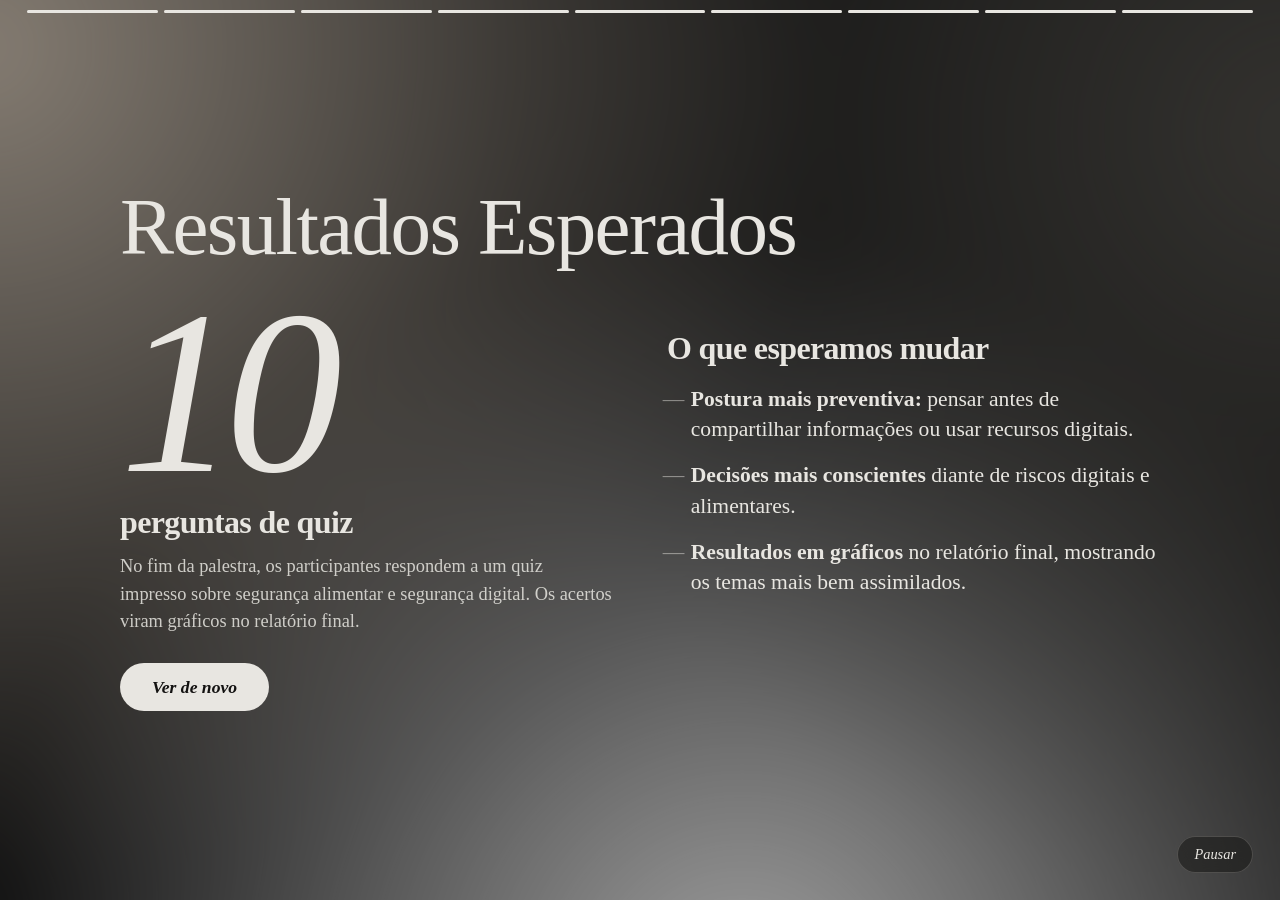
<file: index.html>
<!doctype html>
<html lang="pt-BR">

<head>
  <meta charset="utf-8">
  <meta name="viewport" content="width=device-width, initial-scale=1, viewport-fit=cover">
  <title>Segurança Digital: The Anthology</title>
  <link rel="stylesheet" href="style.css">
</head>

<body>
  <div id="app">
    <div id="bars" aria-hidden="true"></div>

    <!-- 1 capa -->
    <section class="slide" style="--c1:#111111;--c2:#ffffff;--c3:#8c857b;--c4:#2a2928" data-dur="8">
      <div class="wrap cover">
        <div class="lock" aria-hidden="true">
          <div class="ring"></div>
          <div class="ring"></div>
          <div class="ring"></div>
          <div class="sh"></div>
          <div class="body"></div>
        </div>
        <h1 class="r" style="--i:6">Segurança Digital</h1>
        <p class="r" style="--i:8">Prevenção de riscos e proteção de dados no ambiente virtual.</p>
      </div>
    </section>

    <!-- 2 equipe -->
    <section class="slide" style="--c1:#1a1918;--c2:#bfb8ad;--c3:#4a4843;--c4:#111111">
      <div class="wrap gap">
        <h2 class="r" style="--i:0">Equipe</h2>
        <div class="g2">
          <div class="tile glass r" style="--i:1">
            <h3 style="margin-bottom: 2vmin; border-bottom: 1px solid rgba(232,230,225,0.2); padding-bottom: 1.5vmin;">
              Integrantes</h3>
            <ul class="list" style="font-size: 0.9em; gap: 1.2vmin;">
              <li>Adrielson Souza Lima</li>
              <li>Carlos Renan Souza do Nascimento</li>
              <li>Francisca Sandra Helena Teixeira Mesquita</li>
              <li>José Lucas Barros Lima</li>
              <li>Jonas Nascimento Cruz Alves</li>
              <li>Júlia Maria de Souza</li>
              <li>Júlio César Monteiro Guimarães</li>
              <li>Lucas Queiroz de Abreu</li>
              <li>Marcelo Lutierry Cardoso Vasconcelos do Nascimento</li>
            </ul>
          </div>
          <div class="tile solid r" style="--i:2" style="display: flex; align-items: center;">
            <div class="prof" style="display: flex; flex-direction: column; gap: 4vmin;">
              <div><span>Professora Orientadora</span><b>Francélia Maria Almeida Sales</b></div>
              <div><span>Instituição</span><b>Centro Universitário Mauricio de Nassau – Fortaleza</b></div>
              <div><span>Curso e Disciplina</span><b>Análise e Desenvolvimento de Sistemas<br>APIEXT I</b></div>
            </div>
          </div>
        </div>
      </div>
    </section>

    <!-- 3 introdução -->
    <section class="slide" style="--c1:#1f1e1c;--c2:#e8e6e1;--c3:#6b6761;--c4:#0a0a09">
      <div class="wrap gap">
        <h2 class="r" style="--i:0">Muito se fala de segurança alimentar. E a digital?</h2>
        <p class="r" style="--i:2">Sistemas de atendimento, senhas, mensagens e celulares fazem parte da rotina do
          restaurante. Nosso projeto de extensão quer levar o tema ao Coco Bambu, onde já se aborda muito a segurança
          alimentar, para criar também uma cultura de prevenção no mundo digital.</p>
        <div class="setores r" style="--i:3"><span>Administrativo</span><span>Operacional</span><span>Atendimento</span>
        </div>
      </div>
    </section>

    <!-- 4 objetivo -->
    <section class="slide" style="--c1:#151413;--c2:#f5f3ef;--c3:#3a3937;--c4:#8a8680">
      <div class="wrap gap">
        <h2 class="r" style="--i:0">Informar quem está na linha de frente.</h2>
        <p class="r" style="--i:1">Colaboradores de setores selecionados aprendem, em uma única capacitação, a se
          proteger e a proteger a empresa.</p>
        <div class="g2">
          <div class="tile glass lg r" style="--i:2"><span class="ic">🍽️</span>
            <h3>Segurança alimentar</h3>
            <p>Conduzida junto com a equipe de Nutrição do restaurante.</p>
          </div>
          <div class="tile solid lg r" style="--i:3"><span class="ic">🔐</span>
            <h3>Segurança digital</h3>
            <p>Conduzida pela equipe de ADS, com exemplos do dia a dia.</p>
          </div>
        </div>
      </div>
    </section>

    <!-- 5 itens da segurança digital com aviso de sigilo -->
    <section class="slide" style="--c1:#181818;--c2:#cccccc;--c3:#444444;--c4:#ffffff">
      <div class="wrap gap">
        <h2 class="r" style="--i:0">O que vamos abordar em segurança digital</h2>
        <div class="g2">
          <div class="tile glass r" style="--i:1"><span class="ic">💡</span>
            <h3>Conceitos de segurança digital</h3>
            <p>O que é segurança digital e proteção de dados, em linguagem simples.</p>
          </div>
          <div class="tile glass r" style="--i:2"><span class="ic">⚠️</span>
            <h3>Riscos e ameaças digitais</h3>
            <p>Os principais perigos presentes no ambiente profissional.</p>
          </div>
          <div class="tile solid r" style="--i:3;grid-column:1/-1"><span class="ic">🔒</span>
            <h3>Proteção de dados pessoais e profissionais</h3>
            <p>Por que cuidar das informações dos colaboradores e da empresa.</p>
          </div>
        </div>
        <p class="r sm" style="--i:4; text-align: center; margin-top: 4vmin; font-style: italic; opacity: 0.8;">
          <b>Nota:</b> Não teremos acesso a nenhum dado da empresa ou de clientes. O projeto é estritamente educativo,
          com o objetivo apenas de palestrar e orientar sobre o tema.
        </p>
      </div>
    </section>

    <!-- 6 situações com interação -->
    <section class="slide q" style="--c1:#1c1a17;--c2:#e0dbd1;--c3:#2e2c2a;--c4:#999288" data-dur="20">
      <div class="wrap gap">
        <h2 class="r" style="--i:0">Dois temas, o mesmo cuidado</h2>
        <p class="r" style="--i:1; font-style:italic; font-size:0.9em; opacity:0.8">Toque em qualquer situação para
          revelar o motivo escrito à mão.</p>
        <div class="g2">
          <div class="tile glass r" style="--i:2">
            <h3>Situações de segurança alimentar</h3>
            <ul class="list interactive">
              <li
                data-reason="Misturar utensílios causa contaminação cruzada. As bactérias da carne crua passam para os vegetais, podendo causar intoxicação alimentar grave no cliente.">
                Utilizar a mesma tábua e faca para cortar frango cru e fatiar vegetais frescos.</li>
              <li
                data-reason="A temperatura ambiente é o cenário ideal para a proliferação rápida de bactérias. O alimento perde a sua zona de segurança térmica.">
                Deixar pratos prontos esperando na boqueta por muito tempo.</li>
              <li
                data-reason="Sem etiqueta, perde-se o controle da validade. É impossível garantir que o ingrediente ainda está próprio para consumo no turno seguinte.">
                Reaproveitar ingredientes de um turno para o outro sem etiquetagem.</li>
            </ul>
          </div>
          <div class="tile solid r" style="--i:3">
            <h3>Situações de segurança digital</h3>
            <ul class="list interactive">
              <li
                data-reason="Se um hacker descobre a sua senha, ele ganha as 'chaves mestras' para acessar todos os sistemas da empresa de uma só vez.">
                Usar a mesma senha em vários sistemas.</li>
              <li
                data-reason="Qualquer pessoa mal intencionada pode olhar para o papel e acessar dados financeiros ou de clientes usando a sua identidade.">
                Anotar a senha do sistema num papel à vista ou passá-la a colegas.</li>
              <li
                data-reason="Uma vez compartilhada num grupo, perde-se totalmente o controle. A informação pode ser reenviada, guardada ou vazada para fora da empresa sem que perceba.">
                Compartilhar informações da empresa em grupos de mensagens pessoais.</li>
            </ul>
          </div>
        </div>
      </div>
    </section>

    <!-- 7 benefícios -->
    <section class="slide" style="--c1:#141414;--c2:#ffffff;--c3:#555555;--c4:#1a1a1a" data-dur="13">
      <div class="wrap gap">
        <h2 class="r" style="--i:0">Quem ganha com isso</h2>
        <div class="g2">
          <div class="tile glass r" style="--i:1">
            <h3>O Coco Bambu</h3>
            <ul class="list">
              <li><b>Informações da empresa mais protegidas</b> e rotina mais estável.</li>
              <li><b>Equipe mais atenta</b> e preparada para agir.</li>
              <li><b>Alimentos mais seguros</b>, com boas práticas reforçadas junto à Nutrição.</li>
              <li><b>Diagnóstico da equipe:</b> relatório com gráficos que mostra onde investir nos próximos
                treinamentos.</li>
            </ul>
          </div>
          <div class="tile solid r" style="--i:2">
            <h3>Os alunos</h3>
            <ul class="list">
              <li><b>Prática real</b> de planejar e executar uma ação educativa.</li>
              <li><b>Comunicação</b> e apresentação de conteúdo técnico a um público profissional.</li>
              <li><b>Organização</b> e divisão de tarefas em equipe.</li>
              <li><b>Aproximação</b> entre o curso de ADS e a comunidade.</li>
            </ul>
          </div>
        </div>
        <p class="r" style="--i:3">Uma palestra de 40 minutos a 1 hora, com material e quiz organizados pela nossa
          equipe.</p>
      </div>
    </section>

    <!-- 8 prévia do quiz -->
    <section class="slide q" style="--c1:#1a1918;--c2:#e8e6e1;--c3:#8c857b;--c4:#222120" data-dur="45">
      <div class="wrap gap">
        <h2 class="r" style="--i:0">Prévia do quiz: você acerta?</h2>
        <p class="r" style="--i:1">Toque em uma resposta.</p>
        <div class="g2">
          <div class="tile glass qz r" style="--i:2" data-ok="1"
            data-fb="Trocar e higienizar os utensílios evita a contaminação cruzada entre carne crua e alimentos prontos ou vegetais.">
            <h3>Segurança alimentar</h3>
            <p>Ao terminar de cortar um frango cru e precisar fatiar tomates, o que você faz?</p>
            <button class="opt">Uso a mesma tábua e limpo a faca num pano</button><button class="opt">Lavo e troco a
              tábua e a faca antes de continuar</button><button class="opt">Passo uma água rápida nos vegetais e
              corto</button>
            <p class="fb sm"></p>
          </div>
          <div class="tile solid qz r" style="--i:3" data-ok="1"
            data-fb="Uma senha é como uma escova de dentes: não se partilha com os colegas e deve estar bem guardada.">
            <h3>Segurança digital</h3>
            <p>Qual é a prática correta em relação à sua senha do sistema?</p>
            <button class="opt">Anotar num post-it colado no monitor para não esquecer</button><button class="opt">Criar
              uma senha forte e nunca compartilhar com os colegas</button><button class="opt">Usar a mesma senha para
              facilitar o trabalho</button>
            <p class="fb sm"></p>
          </div>
        </div>
      </div>
    </section>

    <!-- 9 resultados esperados -->
    <section class="slide q" style="--c1:#111111;--c2:#d3c5b4;--c3:#4a4843;--c4:#ffffff" data-dur="14">
      <div class="wrap gap">
        <h2 class="r" style="--i:0">Resultados Esperados</h2>
        <div class="res">
          <div class="r" style="--i:1">
            <div class="big">10</div>
            <h3 style="margin-top:1.5vmin">perguntas de quiz</h3>
            <p class="sm" style="margin-top:1.5vmin">No fim da palestra, os participantes respondem a um quiz impresso
              sobre segurança alimentar e segurança digital. Os acertos viram gráficos no relatório final.</p>
          </div>
          <div class="r" style="--i:2">
            <h3 style="margin-bottom:2vmin">O que esperamos mudar</h3>
            <ul class="list">
              <li><b>Postura mais preventiva:</b> pensar antes de compartilhar informações ou usar recursos digitais.
              </li>
              <li><b>Decisões mais conscientes</b> diante de riscos digitais e alimentares.</li>
              <li><b>Resultados em gráficos</b> no relatório final, mostrando os temas mais bem assimilados.</li>
            </ul>
          </div>
        </div>
        <button id="again" class="r" style="--i:3">Ver de novo</button>
      </div>
    </section>

    <button class="zone prev" aria-label="Slide anterior"></button>
    <button class="zone next" aria-label="Próximo slide"></button>
    <button id="ctl" aria-label="Pausar ou continuar">Pausar</button>

    <!-- Janela Modal da Máquina de Escrever -->
    <div id="tw-modal" class="tw-modal" aria-hidden="true">
      <div class="tw-card">
        <div class="tw-close">✕</div>
        <div class="tw-content">
          <span id="tw-text"></span><span id="tw-quill">✒️</span>
        </div>
      </div>
    </div>

  </div>
  <script src="script.js"></script>
</body>

</html>
</file>
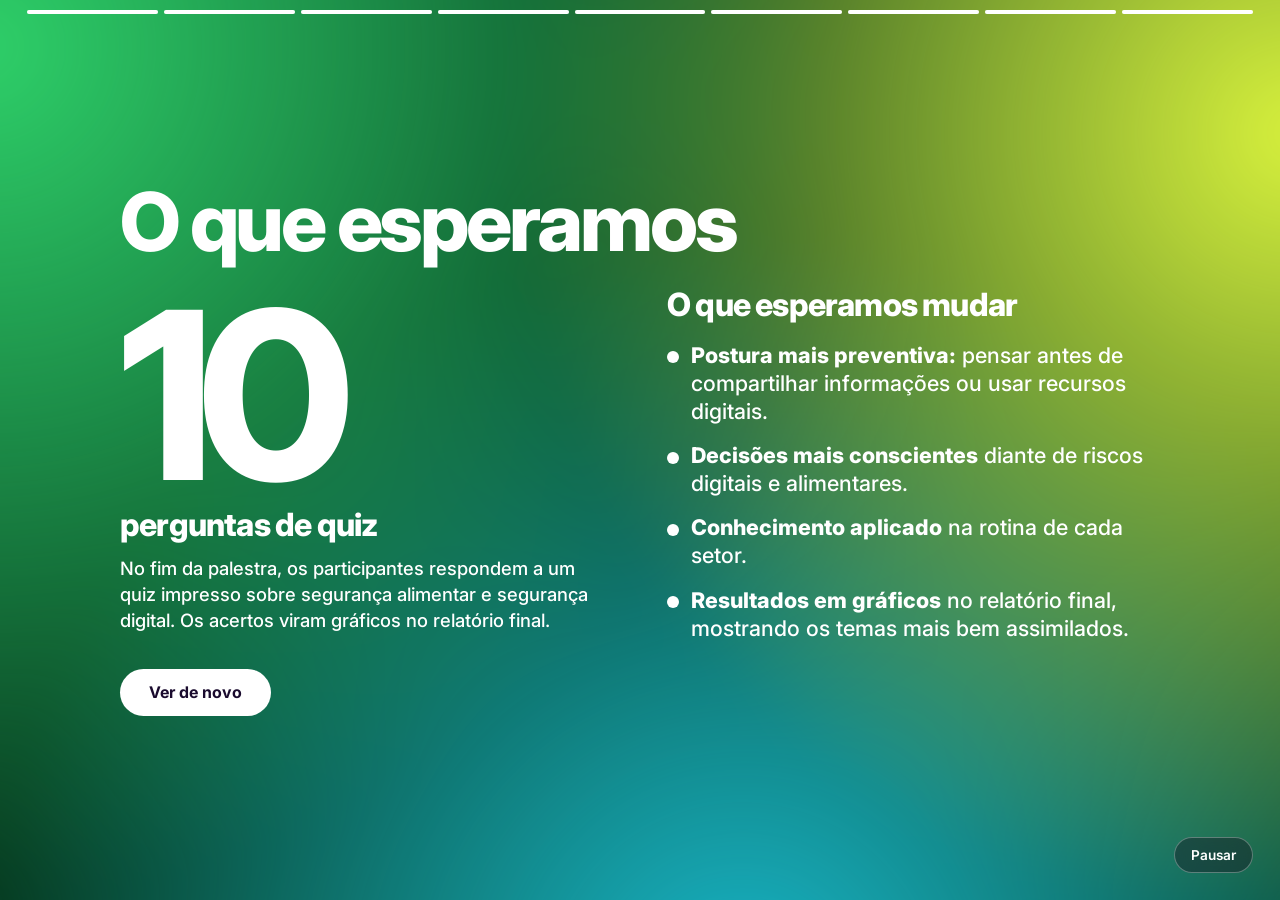
<file: retrospectiva-seguranca-digital.html>
<!doctype html>
<html lang="pt-BR">
<head>
<meta charset="utf-8">
<meta name="viewport" content="width=device-width, initial-scale=1, viewport-fit=cover">
<title>Segurança Digital: Replay</title>
<link href="https://fonts.googleapis.com/css2?family=Inter:wght@400;500;600;800&display=swap" rel="stylesheet">
<style>
:root{--f:-apple-system,BlinkMacSystemFont,"SF Pro Display","Inter","Segoe UI",system-ui,sans-serif}
*{box-sizing:border-box}
html,body{height:100%;margin:0;background:#12000a;color:#fff;font-family:var(--f);overflow:hidden;-webkit-font-smoothing:antialiased}
#app{position:fixed;inset:0}
.slide{position:absolute;inset:0;display:flex;flex-direction:column;overflow-x:hidden;overflow-y:auto;
 padding:calc(9vmin + env(safe-area-inset-top,0px)) 8vmin calc(9vmin + env(safe-area-inset-bottom,0px));
 background:var(--c1);opacity:0;visibility:hidden;transition:opacity .6s,visibility .6s}
.slide.on{opacity:1;visibility:visible}
.mesh{position:fixed;inset:0;overflow:hidden;z-index:0;pointer-events:none}
.mesh i{position:absolute;inset:-30%;filter:blur(24px);
 background:radial-gradient(circle at 18% 22%,var(--c2) 0,transparent 42%),radial-gradient(circle at 82% 28%,var(--c3) 0,transparent 40%),radial-gradient(circle at 55% 88%,var(--c4) 0,transparent 45%)}
.on .mesh i{animation:drift 16s ease-in-out infinite alternate}
@keyframes drift{to{transform:rotate(14deg) scale(1.12) translate(3%,-3%)}}
.wrap{width:100%;max-width:1040px;margin:auto;position:relative;z-index:2}
h1,h2,h3{margin:0;font-weight:800;letter-spacing:-.04em;line-height:.95}
h1{font-size:clamp(3.2rem,15vmin,10rem);line-height:.9}
h2{font-size:clamp(2.2rem,9vmin,5.8rem)}
h3{font-size:clamp(1.2rem,3.6vmin,2rem);line-height:1.08;letter-spacing:-.025em}
p{margin:0;font-size:clamp(1.05rem,3vmin,1.6rem);line-height:1.4;font-weight:500}
.sm{font-size:clamp(.9rem,2.2vmin,1.15rem)}
.gap>*+*{margin-top:3vmin}
.r{opacity:0;transform:translateY(40px) scale(.96)}
.on .r{animation:up .8s cubic-bezier(.34,1.56,.64,1) forwards;animation-delay:calc(var(--i,0)*.13s + .15s)}
@keyframes up{to{opacity:1;transform:none}}

/* vidro e cartões */
.glass{background:rgba(20,0,20,.3);-webkit-backdrop-filter:blur(22px) saturate(1.4);backdrop-filter:blur(22px) saturate(1.4);border:1px solid rgba(255,255,255,.22)}
.solid{background:#fff;color:#1a0b2e}
.tile{padding:3.2vmin;border-radius:3.2vmin}
.tile h3{margin-bottom:1.2vmin}
.tile.lg h3{font-size:clamp(1.6rem,6vmin,3.4rem)}
.tile p{font-size:clamp(.9rem,2.2vmin,1.15rem)}
.ic{display:grid;place-items:center;width:7vmin;height:7vmin;min-width:44px;min-height:44px;border-radius:50%;background:rgba(127,127,127,.2);font-size:clamp(1.4rem,3.6vmin,2rem);margin-bottom:1.8vmin}
.g2{display:grid;grid-template-columns:repeat(2,1fr);gap:2vmin}
@media (max-width:640px){.g2{grid-template-columns:1fr}}

/* barra de progresso e controles */
#bars{position:fixed;top:calc(env(safe-area-inset-top,0px) + 10px);left:3vmin;right:3vmin;display:flex;gap:6px;z-index:10;pointer-events:none;color:#fff}
.bar{flex:1;height:4px;position:relative;border-radius:2px;overflow:hidden}
.bar::before{content:"";position:absolute;inset:0;background:currentColor;opacity:.3}
.bar i{display:block;position:relative;height:100%;width:0;background:currentColor}
.bar.done i{width:100%}
.bar.cur i{animation:fill var(--dur,10s) linear forwards}
#app.paused .bar.cur i{animation-play-state:paused}
@keyframes fill{to{width:100%}}
.zone{position:fixed;top:0;bottom:0;border:0;background:transparent;z-index:5;cursor:pointer}
.zone.prev{left:0;width:30%}.zone.next{right:0;width:70%}
#ctl{position:fixed;right:3vmin;bottom:calc(3vmin + env(safe-area-inset-bottom,0px));z-index:11;color:#fff;background:rgba(20,0,20,.35);
 -webkit-backdrop-filter:blur(14px);backdrop-filter:blur(14px);border:1px solid rgba(255,255,255,.3);font:600 .85rem var(--f);padding:.55rem 1rem;border-radius:99px;cursor:pointer}
button:focus-visible{outline:3px solid #fff;outline-offset:3px}
.q .wrap{z-index:6}

/* 1 capa */
.lock{position:relative;width:20vmin;height:24vmin;margin:0 auto 5vmin}
.lock .body{position:absolute;bottom:0;left:0;right:0;height:15vmin;background:#fff;border-radius:2.4vmin;z-index:2}
.lock .body::after{content:"";position:absolute;left:50%;top:4vmin;width:2.6vmin;height:4.6vmin;transform:translateX(-50%);background:var(--c1);border-radius:1.3vmin 1.3vmin .6vmin .6vmin}
.lock .sh{position:absolute;left:3.5vmin;right:3.5vmin;top:0;height:16vmin;border:2.4vmin solid #fff;border-bottom:0;border-radius:7vmin 7vmin 0 0;transform:translateY(-4.5vmin);z-index:1}
.on .lock .sh{animation:close 1.1s .6s cubic-bezier(.6,0,.2,1) forwards}
.on .lock .body{animation:clack .4s 1.6s}
@keyframes close{to{transform:none}}
@keyframes clack{50%{transform:scale(1.08)}}
.ring{position:absolute;left:50%;top:50%;width:20vmin;height:20vmin;margin:-10vmin 0 0 -10vmin;border:.5vmin solid #fff;border-radius:50%;opacity:0}
.on .ring{animation:ping 3s 1.7s infinite ease-out}
.on .ring:nth-child(2){animation-delay:2.4s}.on .ring:nth-child(3){animation-delay:3.1s}
@keyframes ping{0%{transform:scale(.6);opacity:.9}100%{transform:scale(5);opacity:0}}
.cover{text-align:center}
.cover p{max-width:34ch;margin:3vmin auto 0}

/* 2 equipe */
.names{display:grid;grid-template-columns:repeat(auto-fit,minmax(min(100%,270px),1fr));gap:1vmin 3vmin;padding:3vmin;border-radius:3.2vmin;font-size:clamp(.95rem,2.4vmin,1.3rem);font-weight:500}
.prof{display:flex;flex-wrap:wrap;gap:1vmin 5vmin}
.prof b{display:block;font-size:clamp(1.2rem,3.4vmin,1.9rem);letter-spacing:-.02em}
.prof span{opacity:.8}

/* 3 intro */
.setores{display:flex;flex-wrap:wrap;gap:1.2vmin}
.setores span{background:rgba(20,0,20,.3);-webkit-backdrop-filter:blur(14px);backdrop-filter:blur(14px);border:1px solid rgba(255,255,255,.3);border-radius:99px;padding:.5em 1.1em;font-weight:600;font-size:clamp(.9rem,2.3vmin,1.2rem)}

/* listas, resultado e quiz */
.big{font-size:clamp(5rem,26vmin,16rem);font-weight:800;letter-spacing:-.07em;line-height:.85}
.res{display:flex;flex-wrap:wrap;gap:4vmin 6vmin;align-items:center}
.res>div{flex:1 1 280px}
.list{list-style:none;margin:0;padding:0;display:grid;gap:1.8vmin}
.list li{font-size:clamp(1rem,2.5vmin,1.35rem);line-height:1.3;padding-left:1.1em;position:relative;font-weight:500}
.list li::before{content:"";position:absolute;left:0;top:.5em;width:.55em;height:.55em;border-radius:50%;background:currentColor}
.list b{font-weight:800}
.opt{display:block;width:100%;text-align:left;margin-top:1.2vmin;padding:1.5vmin 2.2vmin;font:600 clamp(.9rem,2.2vmin,1.15rem) var(--f);color:inherit;background:rgba(255,255,255,.12);border:1.5px solid rgba(255,255,255,.5);border-radius:99px;cursor:pointer;transition:transform .15s,background .2s}
.solid .opt{background:rgba(26,11,46,.06);border-color:rgba(26,11,46,.35)}
.opt:hover{transform:translateX(.8vmin)}
.qz.done .opt{pointer-events:none}
.opt.ok{background:#1fbf6a;border-color:#1fbf6a;color:#fff}
.opt.no{background:#ff453a;border-color:#ff453a;color:#fff}
.fb{margin-top:1.5vmin;min-height:2.8em;font-weight:600}
#again{margin-top:3vmin;background:#fff;color:#1a0b2e;border:0;border-radius:99px;font:700 1rem var(--f);padding:.85rem 1.8rem;cursor:pointer}
.cf{position:fixed;width:9px;height:14px;border-radius:2px;z-index:30;pointer-events:none}

@media (prefers-reduced-motion:reduce){
 .r{opacity:1;transform:none;animation:none!important}
 .on .mesh i,.on .lock .sh,.on .ring{animation:none}
 .on .lock .sh{transform:none}
}

</style>
</head>
<body>
<div id="app">
<div id="bars" aria-hidden="true"></div>

<!-- 1 capa -->
<section class="slide" style="--c1:#3a0620;--c2:#fa2d48;--c3:#ff7a30;--c4:#b02bd9" data-dur="8">
 <div class="wrap cover">
  <div class="lock" aria-hidden="true"><div class="ring"></div><div class="ring"></div><div class="ring"></div><div class="sh"></div><div class="body"></div></div>
  <h1 class="r" style="--i:6">Segurança Digital</h1>
  <p class="r" style="--i:8">Prevenção de riscos e proteção de dados no ambiente virtual.</p>
 </div>
</section>

<!-- 2 equipe -->
<section class="slide" style="--c1:#0c1d4a;--c2:#2f6bff;--c3:#19c6e6;--c4:#8a3ffc">
 <div class="wrap gap">
  <h2 class="r" style="--i:0">[Nome da equipe]</h2>
  <div class="names glass r" style="--i:1">
   <span>Adrielson Souza Lima</span><span>Carlos Renan Souza do Nascimento</span><span>Francisca Sandra Helena Teixeira Mesquita</span>
   <span>José Lucas Barros Lima</span><span>Jonas Nascimento Cruz Alves</span><span>Júlia Maria de Souza</span>
   <span>Júlio César Monteiro Guimarães</span><span>Lucas Queiroz de Abreu</span><span>Marcelo Lutierry Cardoso Vasconcelos do Nascimento</span>
  </div>
  <div class="prof r" style="--i:2">
   <div><span>Professora</span><b>[Nome da professora]</b></div>
   <div><span>Universidade</span><b>Centro Universitário Mauricio de Nassau – Fortaleza</b></div>
   <div><span>Curso e disciplina</span><b>Análise e Desenvolvimento de Sistemas, APIEXT I</b></div>
  </div>
 </div>
</section>

<!-- 3 introdução -->
<section class="slide" style="--c1:#0b3b34;--c2:#1fd1a0;--c3:#2f8cff;--c4:#8a3ffc">
 <div class="wrap gap">
  <h2 class="r" style="--i:0">Muito se fala de segurança alimentar. E a digital?</h2>
  <p class="r" style="--i:2">Sistemas de atendimento, senhas, mensagens e celulares fazem parte da rotina do restaurante. Nosso projeto de extensão quer levar o tema ao Coco Bambu, onde já se aborda muito a segurança alimentar, para criar também uma cultura de prevenção no mundo digital.</p>
  <div class="setores r" style="--i:3"><span>Administrativo</span><span>Operacional</span><span>Atendimento</span></div>
 </div>
</section>

<!-- 4 objetivo -->
<section class="slide" style="--c1:#4a1205;--c2:#ff8a1f;--c3:#fa2d48;--c4:#ffc93c">
 <div class="wrap gap">
  <h2 class="r" style="--i:0">Informar quem está na linha de frente.</h2>
  <p class="r" style="--i:1">Colaboradores de setores selecionados aprendem, em uma única capacitação, a se proteger e a proteger a empresa.</p>
  <div class="g2">
   <div class="tile glass lg r" style="--i:2"><span class="ic">🍽️</span><h3>Segurança alimentar</h3><p>Conduzida junto com a equipe de Nutrição do restaurante.</p></div>
   <div class="tile solid lg r" style="--i:3"><span class="ic">🔐</span><h3>Segurança digital</h3><p>Conduzida pela equipe de ADS, com exemplos do dia a dia.</p></div>
  </div>
 </div>
</section>

<!-- 5 itens da segurança digital -->
<section class="slide" style="--c1:#2a0a4a;--c2:#9b4dff;--c3:#ff4fa3;--c4:#3d7bff">
 <div class="wrap gap">
  <h2 class="r" style="--i:0">O que vamos abordar em segurança digital</h2>
  <div class="g2">
   <div class="tile glass r" style="--i:1"><span class="ic">💡</span><h3>Conceitos de segurança digital</h3><p>O que é segurança digital e proteção de dados, em linguagem simples.</p></div>
   <div class="tile glass r" style="--i:2"><span class="ic">⚠️</span><h3>Riscos e ameaças digitais</h3><p>Os principais perigos presentes no ambiente profissional.</p></div>
   <div class="tile solid r" style="--i:3;grid-column:1/-1"><span class="ic">🔒</span><h3>Proteção de dados pessoais e profissionais</h3><p>Por que cuidar das informações dos colaboradores e da empresa.</p></div>
  </div>
 </div>
</section>

<!-- 6 situações -->
<section class="slide" style="--c1:#1b0b3a;--c2:#ff4f8b;--c3:#ffb23d;--c4:#7a3dff" data-dur="13">
 <div class="wrap gap">
  <h2 class="r" style="--i:0">Dois temas, o mesmo cuidado</h2>
  <div class="g2">
   <div class="tile glass r" style="--i:1"><h3>Situações de segurança alimentar</h3><ul class="list">
    <li>Conferir a validade e a temperatura de armazenamento dos alimentos.</li>
    <li>Lavar as mãos antes de manipular os alimentos.</li>
    <li>Separar alimentos crus e cozidos para evitar contaminação cruzada.</li>
    <li>Fechar bem a câmara fria e as embalagens depois de usar.</li></ul></div>
   <div class="tile solid r" style="--i:2"><h3>Situações de segurança digital</h3><ul class="list">
    <li>Usar a mesma senha em vários sistemas.</li>
    <li>Anotar a senha do sistema em um papel à vista ou passá-la a colegas.</li>
    <li>Compartilhar informações da empresa em grupos de mensagens pessoais.</li>
    <li>Deixar o sistema aberto e o computador desbloqueado ao se afastar.</li></ul></div>
  </div>
  <p class="r" style="--i:3">Nos dois casos, um pequeno descuido pode gerar um grande problema.</p>
 </div>
</section>

<!-- 7 benefícios -->
<section class="slide" style="--c1:#5a0a1c;--c2:#ff3d5a;--c3:#ff9a3d;--c4:#c43dff" data-dur="13">
 <div class="wrap gap">
  <h2 class="r" style="--i:0">Quem ganha com isso</h2>
  <div class="g2">
   <div class="tile glass r" style="--i:1"><h3>O Coco Bambu</h3><ul class="list">
    <li><b>Informações da empresa mais protegidas</b> e rotina mais estável.</li>
    <li><b>Equipe mais atenta</b> e preparada para agir.</li>
    <li><b>Alimentos mais seguros</b>, com boas práticas reforçadas junto à Nutrição.</li>
    <li><b>Diagnóstico da equipe:</b> relatório com gráficos que mostra onde investir nos próximos treinamentos.</li></ul></div>
   <div class="tile solid r" style="--i:2"><h3>Os alunos</h3><ul class="list">
    <li><b>Prática real</b> de planejar e executar uma ação educativa.</li>
    <li><b>Comunicação</b> e apresentação de conteúdo técnico a um público profissional.</li>
    <li><b>Organização</b> e divisão de tarefas em equipe.</li>
    <li><b>Aproximação</b> entre o curso de ADS e a comunidade.</li></ul></div>
  </div>
  <p class="r" style="--i:3">Uma palestra de 40 minutos, com material e quiz organizados pela nossa equipe.</p>
 </div>
</section>

<!-- 8 prévia do quiz -->
<section class="slide q" style="--c1:#0a1f5c;--c2:#3d7bff;--c3:#21d4fd;--c4:#ff4fa3" data-dur="45">
 <div class="wrap gap">
  <h2 class="r" style="--i:0">Prévia do quiz: você acerta?</h2>
  <p class="r" style="--i:1">Toque em uma resposta.</p>
  <div class="g2">
   <div class="tile glass qz r" style="--i:2" data-ok="1" data-fb="Embalada, na prateleira de baixo, o líquido não pinga sobre outros alimentos."><h3>Segurança alimentar</h3><p>Como guardar carne crua na geladeira?</p>
    <button class="opt">Sobre os alimentos prontos</button><button class="opt">Embalada, na prateleira de baixo</button><button class="opt">Solta, em qualquer lugar</button><p class="fb sm"></p></div>
   <div class="tile solid qz r" style="--i:3" data-ok="1" data-fb="Bloquear a tela ou sair do sistema evita que outras pessoas vejam ou usem as informações da empresa."><h3>Segurança digital</h3><p>Você vai se afastar do computador. O que fazer?</p>
    <button class="opt">Deixar como está, volto já</button><button class="opt">Bloquear a tela ou sair do sistema</button><button class="opt">Pedir a um colega para ficar de olho</button><p class="fb sm"></p></div>
  </div>
 </div>
</section>

<!-- 9 resultado esperado -->
<section class="slide q" style="--c1:#063a1f;--c2:#2fd16a;--c3:#d9f23d;--c4:#19b6c9" data-dur="14">
 <div class="wrap gap">
  <h2 class="r" style="--i:0">O que esperamos</h2>
  <div class="res">
   <div class="r" style="--i:1">
    <div class="big">10</div>
    <h3 style="margin-top:1.5vmin">perguntas de quiz</h3>
    <p class="sm" style="margin-top:1.5vmin">No fim da palestra, os participantes respondem a um quiz impresso sobre segurança alimentar e segurança digital. Os acertos viram gráficos no relatório final.</p>
   </div>
   <div class="r" style="--i:2">
    <h3 style="margin-bottom:2vmin">O que esperamos mudar</h3>
    <ul class="list">
     <li><b>Postura mais preventiva:</b> pensar antes de compartilhar informações ou usar recursos digitais.</li>
     <li><b>Decisões mais conscientes</b> diante de riscos digitais e alimentares.</li>
     <li><b>Conhecimento aplicado</b> na rotina de cada setor.</li>
     <li><b>Resultados em gráficos</b> no relatório final, mostrando os temas mais bem assimilados.</li>
    </ul>
   </div>
  </div>
  <button id="again" class="r" style="--i:3">Ver de novo</button>
 </div>
</section>

<button class="zone prev" aria-label="Slide anterior"></button>
<button class="zone next" aria-label="Próximo slide"></button>
<button id="ctl" aria-label="Pausar ou continuar">Pausar</button>
</div>
<script>
(function(){
 var app=document.getElementById('app'),slides=[].slice.call(document.querySelectorAll('.slide')),
 barsEl=document.getElementById('bars'),ctl=document.getElementById('ctl'),bars=[],cur=-1,
 reduce=window.matchMedia('(prefers-reduced-motion:reduce)').matches;

 slides.forEach(function(s){
  var m=document.createElement('div');m.className='mesh';m.appendChild(document.createElement('i'));s.insertBefore(m,s.firstChild);
  var b=document.createElement('div');b.className='bar';b.appendChild(document.createElement('i'));barsEl.appendChild(b);bars.push(b);
 });

 function go(n){
  n=Math.max(0,Math.min(slides.length-1,n));
  if(n===cur)return;
  cur=n;
  slides.forEach(function(s,k){s.classList.toggle('on',k===n)});
  bars.forEach(function(b,k){
   b.classList.remove('cur');b.classList.toggle('done',k<n);
   if(k===n){b.style.setProperty('--dur',(slides[n].dataset.dur||10)+'s');void b.offsetWidth;b.classList.add('cur')}
  });
  if(n===slides.length-1)setTimeout(function(){if(cur===slides.length-1)burst(innerWidth/2,innerHeight/3)},700);
 }

 function burst(x,y){
  if(reduce)return;
  var cs=['#fa2d48','#ff9a3d','#ffd23f','#fff','#9b4dff'];
  for(var i=0;i<24;i++){
   var s=document.createElement('i');s.className='cf';s.style.left=x+'px';s.style.top=y+'px';s.style.background=cs[i%5];
   document.body.appendChild(s);
   var a=Math.random()*6.28,d=60+Math.random()*140;
   s.animate([{transform:'translate(0,0) rotate(0)',opacity:1},
    {transform:'translate('+Math.cos(a)*d+'px,'+(Math.sin(a)*d+90)+'px) rotate('+Math.random()*720+'deg)',opacity:0}],
    {duration:900+Math.random()*500,easing:'cubic-bezier(.2,.7,.3,1)'}).onfinish=(function(e){return function(){e.remove()}})(s);
  }
 }

 bars.forEach(function(b,k){b.firstChild.addEventListener('animationend',function(){if(k===cur&&k<slides.length-1)go(k+1)})});
 document.querySelector('.zone.next').onclick=function(){go(cur+1)};
 document.querySelector('.zone.prev').onclick=function(){go(cur-1)};
 document.getElementById('again').onclick=function(){cur=-1;go(0)};
 ctl.onclick=function(){var p=app.classList.toggle('paused');ctl.textContent=p?'Continuar':'Pausar'};
 document.addEventListener('keydown',function(e){
  if(e.key==='ArrowRight'||e.key==='PageDown'){go(cur+1)}
  else if(e.key==='ArrowLeft'||e.key==='PageUp'){go(cur-1)}
  else if(e.key==='p'||e.key==='P'){ctl.click()}
 });

 [].forEach.call(document.querySelectorAll('.qz'),function(q){
  var o=q.querySelectorAll('.opt');
  [].forEach.call(o,function(b,k){
   b.onclick=function(){
    if(q.classList.contains('done'))return;
    q.classList.add('done');
    var ok=+q.dataset.ok;
    b.classList.add(k===ok?'ok':'no');o[ok].classList.add('ok');
    q.querySelector('.fb').textContent=(k===ok?'Acertou! ':'Quase! ')+q.dataset.fb;
    if(k===ok){var r=b.getBoundingClientRect();burst(r.left+r.width/2,r.top)}
   };
  });
 });
 go(0);
})();

</script>
</body>
</html>
</file>
<file: style.css>
:root {
    --f: Georgia, "Times New Roman", serif, system-ui
}

* {
    box-sizing: border-box
}

html,
body {
    height: 100%;
    margin: 0;
    background: #131211;
    color: #e8e6e1;
    font-family: var(--f);
    overflow: hidden;
    -webkit-font-smoothing: antialiased
}

#app {
    position: fixed;
    inset: 0
}

.slide {
    position: absolute;
    inset: 0;
    display: flex;
    flex-direction: column;
    overflow-x: hidden;
    overflow-y: auto;
    padding: calc(9vmin + env(safe-area-inset-top, 0px)) 8vmin calc(9vmin + env(safe-area-inset-bottom, 0px));
    background: var(--c1);
    opacity: 0;
    visibility: hidden;
    transition: opacity .6s, visibility .6s
}

.slide.on {
    opacity: 1;
    visibility: visible
}

.mesh {
    position: fixed;
    inset: 0;
    overflow: hidden;
    z-index: 0;
    pointer-events: none
}

.mesh i {
    position: absolute;
    inset: -30%;
    filter: blur(30px);
    background: radial-gradient(circle at 18% 22%, var(--c2) 0, transparent 42%), radial-gradient(circle at 82% 28%, var(--c3) 0, transparent 40%), radial-gradient(circle at 55% 88%, var(--c4) 0, transparent 45%);
    opacity: 0.6
}

.on .mesh i {
    animation: drift 20s ease-in-out infinite alternate
}

@keyframes drift {
    to {
        transform: rotate(10deg) scale(1.1) translate(2%, -2%)
    }
}

.wrap {
    width: 100%;
    max-width: 1040px;
    margin: auto;
    position: relative;
    z-index: 2
}

h1,
h2,
h3 {
    margin: 0;
    font-weight: 400;
    letter-spacing: -.02em;
    line-height: .95
}

h1 {
    font-size: clamp(3.2rem, 15vmin, 10rem);
    line-height: .9;
    font-style: italic
}

h2 {
    font-size: clamp(2.2rem, 9vmin, 5.8rem)
}

h3 {
    font-size: clamp(1.2rem, 3.6vmin, 2rem);
    line-height: 1.08;
    font-weight: 600
}

p {
    margin: 0;
    font-size: clamp(1.05rem, 3vmin, 1.6rem);
    line-height: 1.5;
    font-weight: 400;
    color: rgba(232, 230, 225, 0.85)
}

.sm {
    font-size: clamp(.9rem, 2.2vmin, 1.15rem)
}

.gap>*+* {
    margin-top: 3vmin
}

.r {
    opacity: 0;
    transform: translateY(40px) scale(.96)
}

.on .r {
    animation: up .9s cubic-bezier(.34, 1.56, .64, 1) forwards;
    animation-delay: calc(var(--i, 0)*.15s + .2s)
}

@keyframes up {
    to {
        opacity: 1;
        transform: none
    }
}

/* vidro e cartões - Estilo "Parchment" e "Charcoal" */
.glass {
    background: rgba(255, 255, 255, .03);
    -webkit-backdrop-filter: blur(24px);
    backdrop-filter: blur(24px);
    border: 1px solid rgba(232, 230, 225, .15)
}

.solid {
    background: #e8e6e1;
    color: #131211
}

.solid p {
    color: rgba(19, 18, 17, 0.8)
}

.tile {
    padding: 3.2vmin;
    border-radius: 1.6vmin
}

.tile h3 {
    margin-bottom: 1.2vmin
}

.tile.lg h3 {
    font-size: clamp(1.6rem, 6vmin, 3.4rem)
}

.tile p {
    font-size: clamp(.9rem, 2.2vmin, 1.15rem)
}

.ic {
    display: grid;
    place-items: center;
    width: 7vmin;
    height: 7vmin;
    min-width: 44px;
    min-height: 44px;
    border-radius: 50%;
    background: rgba(232, 230, 225, .1);
    font-size: clamp(1.4rem, 3.6vmin, 2rem);
    margin-bottom: 1.8vmin;
    border: 1px solid rgba(232, 230, 225, .2)
}

.solid .ic {
    background: rgba(19, 18, 17, .1);
    border-color: rgba(19, 18, 17, .2)
}

.g2 {
    display: grid;
    grid-template-columns: repeat(2, 1fr);
    gap: 2vmin
}

@media (max-width:640px) {
    .g2 {
        grid-template-columns: 1fr
    }
}

/* barra de progresso e controles */
#bars {
    position: fixed;
    top: calc(env(safe-area-inset-top, 0px) + 10px);
    left: 3vmin;
    right: 3vmin;
    display: flex;
    gap: 6px;
    z-index: 10;
    pointer-events: none;
    color: #e8e6e1
}

.bar {
    flex: 1;
    height: 3px;
    position: relative;
    border-radius: 2px;
    overflow: hidden
}

.bar::before {
    content: "";
    position: absolute;
    inset: 0;
    background: currentColor;
    opacity: .2
}

.bar i {
    display: block;
    position: relative;
    height: 100%;
    width: 0;
    background: currentColor
}

.bar.done i {
    width: 100%
}

.bar.cur i {
    animation: fill var(--dur, 10s) linear forwards
}

#app.paused .bar.cur i {
    animation-play-state: paused
}

@keyframes fill {
    to {
        width: 100%
    }
}

.zone {
    position: fixed;
    top: 0;
    bottom: 0;
    border: 0;
    background: transparent;
    z-index: 5;
    cursor: pointer
}

.zone.prev {
    left: 0;
    width: 30%
}

.zone.next {
    right: 0;
    width: 70%
}

#ctl {
    position: fixed;
    right: 3vmin;
    bottom: calc(3vmin + env(safe-area-inset-bottom, 0px));
    z-index: 11;
    color: #e8e6e1;
    background: rgba(19, 18, 17, .5);
    -webkit-backdrop-filter: blur(14px);
    backdrop-filter: blur(14px);
    border: 1px solid rgba(232, 230, 225, .2);
    font: italic 400 .9rem var(--f);
    padding: .55rem 1rem;
    border-radius: 99px;
    cursor: pointer
}

button:focus-visible {
    outline: 2px solid #e8e6e1;
    outline-offset: 3px
}

.q .wrap {
    z-index: 6
}

/* 1 capa */
.lock {
    position: relative;
    width: 20vmin;
    height: 24vmin;
    margin: 0 auto 5vmin
}

.lock .body {
    position: absolute;
    bottom: 0;
    left: 0;
    right: 0;
    height: 15vmin;
    background: #e8e6e1;
    border-radius: 1.6vmin;
    z-index: 2
}

.lock .body::after {
    content: "";
    position: absolute;
    left: 50%;
    top: 4vmin;
    width: 2.6vmin;
    height: 4.6vmin;
    transform: translateX(-50%);
    background: var(--c1);
    border-radius: 1.3vmin 1.3vmin .6vmin .6vmin
}

.lock .sh {
    position: absolute;
    left: 3.5vmin;
    right: 3.5vmin;
    top: 0;
    height: 16vmin;
    border: 2.4vmin solid #e8e6e1;
    border-bottom: 0;
    border-radius: 7vmin 7vmin 0 0;
    transform: translateY(-4.5vmin);
    z-index: 1
}

.on .lock .sh {
    animation: close 1.5s .8s cubic-bezier(.6, 0, .2, 1) forwards
}

.on .lock .body {
    animation: clack .5s 2.2s
}

@keyframes close {
    to {
        transform: none
    }
}

@keyframes clack {
    50% {
        transform: scale(1.05)
    }
}

.ring {
    position: absolute;
    left: 50%;
    top: 50%;
    width: 20vmin;
    height: 20vmin;
    margin: -10vmin 0 0 -10vmin;
    border: .3vmin solid rgba(232, 230, 225, .5);
    border-radius: 50%;
    opacity: 0
}

.on .ring {
    animation: ping 4s 2.3s infinite ease-out
}

.on .ring:nth-child(2) {
    animation-delay: 3.3s
}

.on .ring:nth-child(3) {
    animation-delay: 4.3s
}

@keyframes ping {
    0% {
        transform: scale(.8);
        opacity: .6
    }

    100% {
        transform: scale(4);
        opacity: 0
    }
}

.cover {
    text-align: center
}

.cover p {
    max-width: 38ch;
    margin: 3vmin auto 0;
    font-style: italic
}

/* 2 equipe */
.names {
    display: grid;
    grid-template-columns: repeat(auto-fit, minmax(min(100%, 270px), 1fr));
    gap: 1vmin 3vmin;
    padding: 3vmin;
    border-radius: 1.6vmin;
    font-size: clamp(.95rem, 2.4vmin, 1.3rem);
    font-weight: 400
}

.prof {
    display: flex;
    flex-wrap: wrap;
    gap: 1.5vmin 5vmin
}

.prof b {
    display: block;
    font-size: clamp(1.2rem, 3.4vmin, 1.7rem);
    font-weight: 600
}

.prof span {
    opacity: .7;
    font-style: italic
}

/* 3 intro */
.setores {
    display: flex;
    flex-wrap: wrap;
    gap: 1.2vmin
}

.setores span {
    background: rgba(255, 255, 255, .05);
    -webkit-backdrop-filter: blur(14px);
    backdrop-filter: blur(14px);
    border: 1px solid rgba(232, 230, 225, .3);
    border-radius: 99px;
    padding: .5em 1.2em;
    font-weight: 400;
    font-style: italic;
    font-size: clamp(.9rem, 2.3vmin, 1.2rem)
}

/* listas, resultado e quiz */
.big {
    font-size: clamp(5rem, 26vmin, 16rem);
    font-weight: 400;
    letter-spacing: -.05em;
    line-height: .85;
    font-style: italic
}

.res {
    display: flex;
    flex-wrap: wrap;
    gap: 4vmin 6vmin;
    align-items: center
}

.res>div {
    flex: 1 1 280px
}

.list {
    list-style: none;
    margin: 0;
    padding: 0;
    display: grid;
    gap: 1.8vmin
}

.list li {
    font-size: clamp(1rem, 2.5vmin, 1.35rem);
    line-height: 1.4;
    padding-left: 1.1em;
    position: relative
}

.list li::before {
    content: "—";
    position: absolute;
    left: -.2em;
    top: 0;
    opacity: .5
}

.list b {
    font-weight: 600
}

.opt {
    display: block;
    width: 100%;
    text-align: left;
    margin-top: 1.2vmin;
    padding: 1.5vmin 2.2vmin;
    font: 400 clamp(.9rem, 2.2vmin, 1.15rem) var(--f);
    color: inherit;
    background: rgba(232, 230, 225, .08);
    border: 1px solid rgba(232, 230, 225, .3);
    border-radius: 1vmin;
    cursor: pointer;
    transition: background .3s
}

.solid .opt {
    background: rgba(19, 18, 17, .04);
    border-color: rgba(19, 18, 17, .2)
}

.opt:hover {
    background: rgba(232, 230, 225, .15)
}

.solid .opt:hover {
    background: rgba(19, 18, 17, .08)
}

.qz.done .opt {
    pointer-events: none
}

.opt.ok {
    background: #5a5c53;
    border-color: #5a5c53;
    color: #e8e6e1
}

/* Verde acinzentado */
.opt.no {
    background: #6b524d;
    border-color: #6b524d;
    color: #e8e6e1
}

/* Vermelho desbotado */
.fb {
    margin-top: 1.5vmin;
    min-height: 2.8em;
    font-style: italic
}

#again {
    margin-top: 3vmin;
    background: #e8e6e1;
    color: #131211;
    border: 0;
    border-radius: 99px;
    font: italic 600 1.1rem var(--f);
    padding: .85rem 2rem;
    cursor: pointer
}

.cf {
    position: fixed;
    width: 8px;
    height: 8px;
    border-radius: 50%;
    z-index: 30;
    pointer-events: none;
    box-shadow: 0 0 10px currentColor
}

@media (prefers-reduced-motion:reduce) {
    .r {
        opacity: 1;
        transform: none;
        animation: none !important
    }

    .on .mesh i,
    .on .lock .sh,
    .on .ring {
        animation: none
    }

    .on .lock .sh {
        transform: none
    }
}

:root {
    --f: Georgia, "Times New Roman", serif, system-ui
}

* {
    box-sizing: border-box
}

html,
body {
    height: 100%;
    margin: 0;
    background: #131211;
    color: #e8e6e1;
    font-family: var(--f);
    overflow: hidden;
    -webkit-font-smoothing: antialiased
}

#app {
    position: fixed;
    inset: 0
}

.slide {
    position: absolute;
    inset: 0;
    display: flex;
    flex-direction: column;
    overflow-x: hidden;
    overflow-y: auto;
    padding: calc(9vmin + env(safe-area-inset-top, 0px)) 8vmin calc(9vmin + env(safe-area-inset-bottom, 0px));
    background: var(--c1);
    opacity: 0;
    visibility: hidden;
    transition: opacity .6s, visibility .6s
}

.slide.on {
    opacity: 1;
    visibility: visible
}

.mesh {
    position: fixed;
    inset: 0;
    overflow: hidden;
    z-index: 0;
    pointer-events: none
}

.mesh i {
    position: absolute;
    inset: -30%;
    filter: blur(30px);
    background: radial-gradient(circle at 18% 22%, var(--c2) 0, transparent 42%), radial-gradient(circle at 82% 28%, var(--c3) 0, transparent 40%), radial-gradient(circle at 55% 88%, var(--c4) 0, transparent 45%);
    opacity: 0.6
}

.on .mesh i {
    animation: drift 20s ease-in-out infinite alternate
}

@keyframes drift {
    to {
        transform: rotate(10deg) scale(1.1) translate(2%, -2%)
    }
}

.wrap {
    width: 100%;
    max-width: 1040px;
    margin: auto;
    position: relative;
    z-index: 2
}

h1,
h2,
h3 {
    margin: 0;
    font-weight: 400;
    letter-spacing: -.02em;
    line-height: .95
}

h1 {
    font-size: clamp(3.2rem, 15vmin, 10rem);
    line-height: .9;
    font-style: italic
}

h2 {
    font-size: clamp(2.2rem, 9vmin, 5.8rem)
}

h3 {
    font-size: clamp(1.2rem, 3.6vmin, 2rem);
    line-height: 1.08;
    font-weight: 600
}

p {
    margin: 0;
    font-size: clamp(1.05rem, 3vmin, 1.6rem);
    line-height: 1.5;
    font-weight: 400;
    color: rgba(232, 230, 225, 0.85)
}

.sm {
    font-size: clamp(.9rem, 2.2vmin, 1.15rem)
}

.gap>*+* {
    margin-top: 3vmin
}

.r {
    opacity: 0;
    transform: translateY(40px) scale(.96)
}

.on .r {
    animation: up .9s cubic-bezier(.34, 1.56, .64, 1) forwards;
    animation-delay: calc(var(--i, 0)*.15s + .2s)
}

@keyframes up {
    to {
        opacity: 1;
        transform: none
    }
}

/* vidro e cartões */
.glass {
    background: rgba(255, 255, 255, .03);
    -webkit-backdrop-filter: blur(24px);
    backdrop-filter: blur(24px);
    border: 1px solid rgba(232, 230, 225, .15)
}

.solid {
    background: #e8e6e1;
    color: #131211
}

.solid p {
    color: rgba(19, 18, 17, 0.8)
}

.tile {
    padding: 3.2vmin;
    border-radius: 1.6vmin
}

.tile h3 {
    margin-bottom: 1.2vmin
}

.tile.lg h3 {
    font-size: clamp(1.6rem, 6vmin, 3.4rem)
}

.tile p {
    font-size: clamp(.9rem, 2.2vmin, 1.15rem)
}

.ic {
    display: grid;
    place-items: center;
    width: 7vmin;
    height: 7vmin;
    min-width: 44px;
    min-height: 44px;
    border-radius: 50%;
    background: rgba(232, 230, 225, .1);
    font-size: clamp(1.4rem, 3.6vmin, 2rem);
    margin-bottom: 1.8vmin;
    border: 1px solid rgba(232, 230, 225, .2)
}

.solid .ic {
    background: rgba(19, 18, 17, .1);
    border-color: rgba(19, 18, 17, .2)
}

.g2 {
    display: grid;
    grid-template-columns: repeat(2, 1fr);
    gap: 2vmin
}

@media (max-width:640px) {
    .g2 {
        grid-template-columns: 1fr
    }
}

/* barra de progresso */
#bars {
    position: fixed;
    top: calc(env(safe-area-inset-top, 0px) + 10px);
    left: 3vmin;
    right: 3vmin;
    display: flex;
    gap: 6px;
    z-index: 10;
    pointer-events: none;
    color: #e8e6e1
}

.bar {
    flex: 1;
    height: 3px;
    position: relative;
    border-radius: 2px;
    overflow: hidden
}

.bar::before {
    content: "";
    position: absolute;
    inset: 0;
    background: currentColor;
    opacity: .2
}

.bar i {
    display: block;
    position: relative;
    height: 100%;
    width: 0;
    background: currentColor
}

.bar.done i {
    width: 100%
}

.bar.cur i {
    animation: fill var(--dur, 10s) linear forwards
}

#app.paused .bar.cur i {
    animation-play-state: paused
}

@keyframes fill {
    to {
        width: 100%
    }
}

.zone {
    position: fixed;
    top: 0;
    bottom: 0;
    border: 0;
    background: transparent;
    z-index: 5;
    cursor: pointer
}

.zone.prev {
    left: 0;
    width: 30%
}

.zone.next {
    right: 0;
    width: 70%
}

#ctl {
    position: fixed;
    right: 3vmin;
    bottom: calc(3vmin + env(safe-area-inset-bottom, 0px));
    z-index: 11;
    color: #e8e6e1;
    background: rgba(19, 18, 17, .5);
    -webkit-backdrop-filter: blur(14px);
    backdrop-filter: blur(14px);
    border: 1px solid rgba(232, 230, 225, .2);
    font: italic 400 .9rem var(--f);
    padding: .55rem 1rem;
    border-radius: 99px;
    cursor: pointer
}

button:focus-visible {
    outline: 2px solid #e8e6e1;
    outline-offset: 3px
}

.q .wrap {
    z-index: 6
}

/* Listas interativas */
.list {
    list-style: none;
    margin: 0;
    padding: 0;
    display: grid;
    gap: 1.8vmin
}

.list li {
    font-size: clamp(1rem, 2.5vmin, 1.35rem);
    line-height: 1.4;
    padding-left: 1.1em;
    position: relative
}

.list li::before {
    content: "—";
    position: absolute;
    left: -.2em;
    top: 0;
    opacity: .5
}

.list b {
    font-weight: 600
}

/* Efeito Hover na Lista Interativa */
.list.interactive li {
    cursor: pointer;
    transition: all 0.3s ease;
}

.list.interactive li:hover {
    transform: translateX(8px);
    opacity: 0.8;
}

.list.interactive li::after {
    content: " [Ver motivo]";
    font-style: italic;
    opacity: 0;
    font-size: 0.7em;
    margin-left: 10px;
    transition: opacity 0.3s;
}

.list.interactive li:hover::after {
    opacity: 0.7;
}

.solid .list.interactive li:hover {
    color: #4a4843;
}

/* Janela Modal do Pergaminho e Pena */
.tw-modal {
    position: fixed;
    inset: 0;
    background: rgba(19, 18, 17, 0.7);
    z-index: 100;
    display: flex;
    align-items: center;
    justify-content: center;
    opacity: 0;
    pointer-events: none;
    transition: opacity 0.4s;
    backdrop-filter: blur(15px);
    -webkit-backdrop-filter: blur(15px);
}

.tw-modal.active {
    opacity: 1;
    pointer-events: auto;
}

.tw-card {
    background: #e8e6e1;
    color: #131211;
    padding: 5vmin;
    border-radius: 1vmin;
    max-width: 650px;
    width: 90%;
    position: relative;
    font-family: var(--f);
    border: 1px solid rgba(19, 18, 17, 0.3);
    box-shadow: 0 15px 50px rgba(0, 0, 0, 0.6);
}

.tw-card::before {
    content: "";
    position: absolute;
    inset: 0;
    background: url('data:image/svg+xml;utf8,<svg xmlns="http://www.w3.org/2000/svg" width="100%" height="100%"><filter id="n"><feTurbulence type="fractalNoise" baseFrequency="0.8" numOctaves="3" stitchTiles="stitch"/></filter><rect width="100%" height="100%" filter="url(%23n)" opacity="0.05"/></svg>');
    pointer-events: none;
}

.tw-close {
    position: absolute;
    top: 2vmin;
    right: 3vmin;
    cursor: pointer;
    font-size: 1.5rem;
    opacity: 0.6;
    transition: opacity 0.2s;
}

.tw-close:hover {
    opacity: 1;
}

.tw-content {
    font-size: clamp(1.2rem, 3.5vmin, 1.8rem);
    line-height: 1.6;
    min-height: 5em;
    font-style: italic;
}

#tw-quill {
    display: inline-block;
    animation: none;
    margin-left: 5px;
    transform-origin: bottom left;
    filter: sepia(1) hue-rotate(320deg) saturate(0.5);
}

@keyframes bob {
    0% {
        transform: translateY(0) rotate(0deg);
    }

    100% {
        transform: translateY(-8px) rotate(-15deg);
    }
}

/* Capa, Quiz, Botoes, etc. (mantidos do Anthology) */
.lock {
    position: relative;
    width: 20vmin;
    height: 24vmin;
    margin: 0 auto 5vmin
}

.lock .body {
    position: absolute;
    bottom: 0;
    left: 0;
    right: 0;
    height: 15vmin;
    background: #e8e6e1;
    border-radius: 1.6vmin;
    z-index: 2
}

.lock .body::after {
    content: "";
    position: absolute;
    left: 50%;
    top: 4vmin;
    width: 2.6vmin;
    height: 4.6vmin;
    transform: translateX(-50%);
    background: var(--c1);
    border-radius: 1.3vmin 1.3vmin .6vmin .6vmin
}

.lock .sh {
    position: absolute;
    left: 3.5vmin;
    right: 3.5vmin;
    top: 0;
    height: 16vmin;
    border: 2.4vmin solid #e8e6e1;
    border-bottom: 0;
    border-radius: 7vmin 7vmin 0 0;
    transform: translateY(-4.5vmin);
    z-index: 1
}

.on .lock .sh {
    animation: close 1.5s .8s cubic-bezier(.6, 0, .2, 1) forwards
}

.on .lock .body {
    animation: clack .5s 2.2s
}

@keyframes close {
    to {
        transform: none
    }
}

@keyframes clack {
    50% {
        transform: scale(1.05)
    }
}

.ring {
    position: absolute;
    left: 50%;
    top: 50%;
    width: 20vmin;
    height: 20vmin;
    margin: -10vmin 0 0 -10vmin;
    border: .3vmin solid rgba(232, 230, 225, .5);
    border-radius: 50%;
    opacity: 0
}

.on .ring {
    animation: ping 4s 2.3s infinite ease-out
}

.on .ring:nth-child(2) {
    animation-delay: 3.3s
}

.on .ring:nth-child(3) {
    animation-delay: 4.3s
}

@keyframes ping {
    0% {
        transform: scale(.8);
        opacity: .6
    }

    100% {
        transform: scale(4);
        opacity: 0
    }
}

.cover {
    text-align: center
}

.cover p {
    max-width: 38ch;
    margin: 3vmin auto 0;
    font-style: italic
}

.names {
    display: grid;
    grid-template-columns: repeat(auto-fit, minmax(min(100%, 270px), 1fr));
    gap: 1vmin 3vmin;
    padding: 3vmin;
    border-radius: 1.6vmin;
    font-size: clamp(.95rem, 2.4vmin, 1.3rem);
    font-weight: 400
}

.prof {
    display: flex;
    flex-wrap: wrap;
    gap: 1.5vmin 5vmin
}

.prof b {
    display: block;
    font-size: clamp(1.2rem, 3.4vmin, 1.7rem);
    font-weight: 600
}

.prof span {
    opacity: .7;
    font-style: italic
}

.setores {
    display: flex;
    flex-wrap: wrap;
    gap: 1.2vmin
}

.setores span {
    background: rgba(255, 255, 255, .05);
    -webkit-backdrop-filter: blur(14px);
    backdrop-filter: blur(14px);
    border: 1px solid rgba(232, 230, 225, .3);
    border-radius: 99px;
    padding: .5em 1.2em;
    font-weight: 400;
    font-style: italic;
    font-size: clamp(.9rem, 2.3vmin, 1.2rem)
}

.big {
    font-size: clamp(5rem, 26vmin, 16rem);
    font-weight: 400;
    letter-spacing: -.05em;
    line-height: .85;
    font-style: italic
}

.res {
    display: flex;
    flex-wrap: wrap;
    gap: 4vmin 6vmin;
    align-items: center
}

.res>div {
    flex: 1 1 280px
}

.opt {
    display: block;
    width: 100%;
    text-align: left;
    margin-top: 1.2vmin;
    padding: 1.5vmin 2.2vmin;
    font: 400 clamp(.9rem, 2.2vmin, 1.15rem) var(--f);
    color: inherit;
    background: rgba(232, 230, 225, .08);
    border: 1px solid rgba(232, 230, 225, .3);
    border-radius: 1vmin;
    cursor: pointer;
    transition: background .3s
}

.solid .opt {
    background: rgba(19, 18, 17, .04);
    border-color: rgba(19, 18, 17, .2)
}

.opt:hover {
    background: rgba(232, 230, 225, .15)
}

.solid .opt:hover {
    background: rgba(19, 18, 17, .08)
}

.qz.done .opt {
    pointer-events: none
}

.opt.ok {
    background: #5a5c53;
    border-color: #5a5c53;
    color: #e8e6e1
}

.opt.no {
    background: #6b524d;
    border-color: #6b524d;
    color: #e8e6e1
}

.fb {
    margin-top: 1.5vmin;
    min-height: 2.8em;
    font-style: italic
}

#again {
    margin-top: 3vmin;
    background: #e8e6e1;
    color: #131211;
    border: 0;
    border-radius: 99px;
    font: italic 600 1.1rem var(--f);
    padding: .85rem 2rem;
    cursor: pointer
}

.cf {
    position: fixed;
    width: 8px;
    height: 8px;
    border-radius: 50%;
    z-index: 30;
    pointer-events: none;
    box-shadow: 0 0 10px currentColor
}

@media (prefers-reduced-motion:reduce) {
    .r {
        opacity: 1;
        transform: none;
        animation: none !important
    }

    .on .mesh i,
    .on .lock .sh,
    .on .ring {
        animation: none
    }

    .on .lock .sh {
        transform: none
    }
}
</file>
